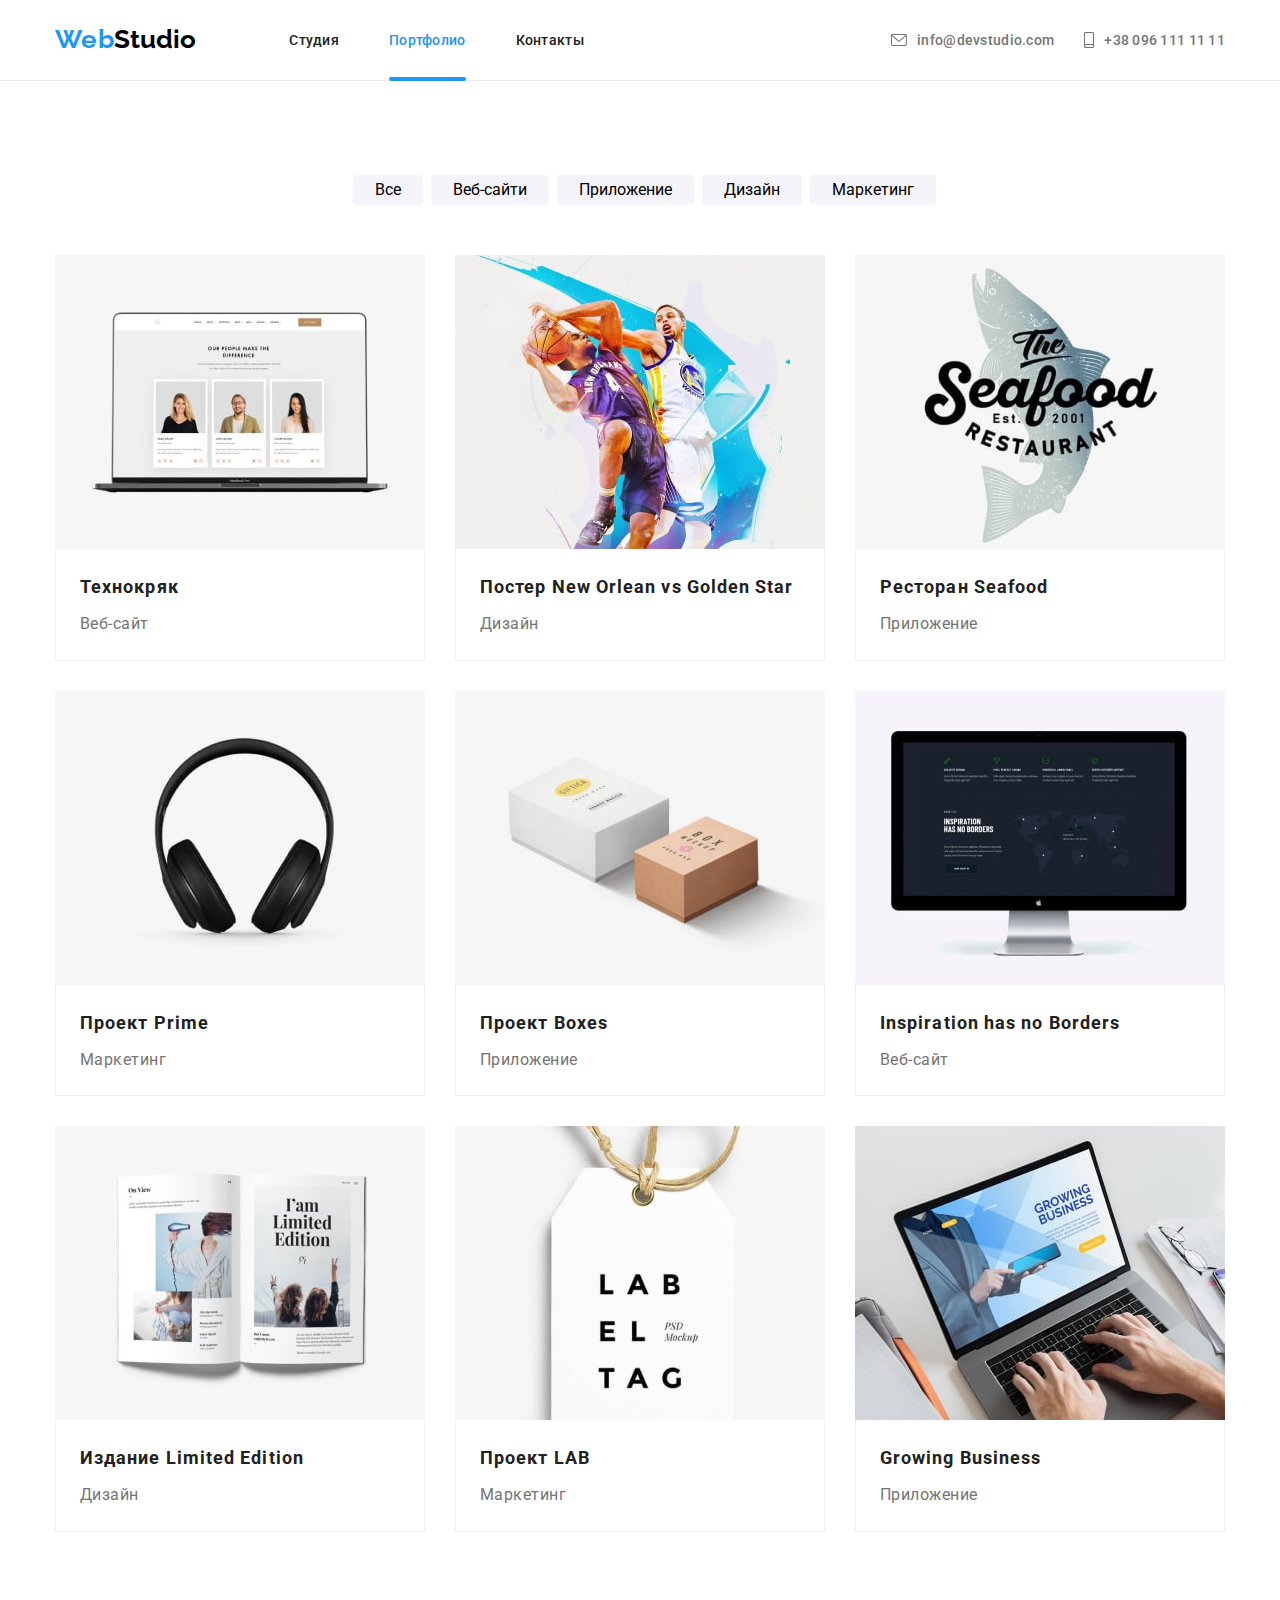
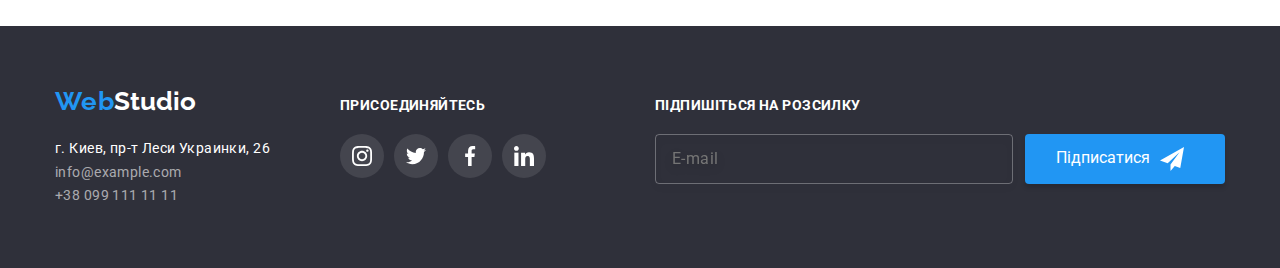
<file: portfolio.html>
<!DOCTYPE html>
<html lang="en">
  <head>
    <meta charset="UTF-8" />
    <meta http-equiv="X-UA-Compatible" content="IE=edge" />
    <meta name="viewport" content="width=device-width, initial-scale=1.0" />
    <title>Document</title>
    <link
      rel="stylesheet"
      href="https://cdnjs.cloudflare.com/ajax/libs/modern-normalize/1.0.0/modern-normalize.min.css"
    />
    <link rel="stylesheet" href="css/styles.css" />
    <link rel="preconnect" href="https://fonts.googleapis.com" />
    <link rel="preconnect" href="https://fonts.gstatic.com" crossorigin />
    <link
      href="https://fonts.googleapis.com/css2?family=Raleway:wght@700&family=Roboto:wght@400;500;700;900&display=swap"
      rel="stylesheet"
    />
  </head>

  <body>
    <header class="header">
      <div class="header__container header-liner">
        <nav class="nav">
          <a class="logo" href="#"><span class="logo-akcent">Web</span>Studio</a>
          <ul class="nav-list list">
            <li><a class="nav-link" href="./index.html">Студия</a></li>
            <li><a class="nav-link active current" href="./portfolio.html">Портфолио</a></li>
            <li><a class="nav-link" href="">Контакты</a></li>
          </ul>
        </nav>
        <ul class="contact-list">
          <li class="contact-item">
            <a class="contact-link" href="mailto:info@devstudio.com">
              <svg class="contact-icon" width="16" height="12">
                <use href="./images/icons.svg#icon-envelope-hover"></use>
              </svg>
              info@devstudio.com</a
            >
          </li>
          <li class="contact-item">
            <a class="contact-link" href="tel:+380961111111">
              <svg class="contact-icon" width="10" height="16">
                <use href="./images/icons.svg#icon-smartphone"></use>
              </svg>
              +38 096 111 11 11</a
            >
          </li>
        </ul>
      </div>
    </header>
    <main>
      <section class="section">
        <div class="container">
          <ul class="filter">
            <li class="filter-item">
              <button class="filter-btn" type="button">Все</button>
            </li>
            <li class="filter-item">
              <button class="filter-btn" type="button">Веб-сайти</button>
            </li>
            <li class="filter-item">
              <button class="filter-btn" type="button">Приложение</button>
            </li>
            <li class="filter-item">
              <button class="filter-btn" type="button">Дизайн</button>
            </li>
            <li class="filter-item">
              <button class="filter-btn" type="button">Маркетинг</button>
            </li>
          </ul>
          <ul class="portfolio card-set">
            <li class="portfolio-item">
              <a href="" class="portfolio-link">
                <div class="portfolio-photo">
                  <img src="./images/portfolio/port_img_1.jpg" alt="презентація на ноутбуці" width="370" height="294" />
                  <div class="portfolio-hover">
                    <p class="portfolio-hover-text">
                      Ресурс предлагает комплексные предложения с разным уровнем функционала и сервисов. Все это
                      позволит посетителю получить исчерпывающие сведения о компании или частном лице.
                    </p>
                  </div>
                </div>

                <div class="portfolio-text">
                  <h3 class="portfolio-title">Технокряк</h3>
                  <p class="portfolio-subtitle">Веб-сайт</p>
                </div>
              </a>
            </li>
            <li class="portfolio-item">
              <a href="" class="portfolio-link">
                <div class="portfolio-photo">
                  <img src="./images/portfolio/port_img_2.jpg" alt="постер" width="370" height="294" />
                  <div class="portfolio-hover">
                    <p class="portfolio-hover-text">
                      Ресурс предлагает комплексные предложения с разным уровнем функционала и сервисов. Все это
                      позволит посетителю получить исчерпывающие сведения о компании или частном лице.
                    </p>
                  </div>
                </div>
                <!-- <div class="portfolio-hover-text">
                  <p class="qwerty">Ресурс предлагает комплексные предложения с разным уровнем функционала и сервисов. 
                    Все это позволит посетителю получить исчерпывающие сведения о компании или частном лице.
                  </p>
                </div> -->
                <div class="portfolio-text">
                  <h3 class="portfolio-title">Постер New Orlean vs Golden Star</h3>
                  <p class="portfolio-subtitle">Дизайн</p>
                </div>
              </a>
            </li>
            <li class="portfolio-item">
              <a href="" class="portfolio-link">
                <div class="portfolio-photo">
                  <img src="./images/portfolio/port_img_3.jpg" alt="ресторан" width="370" height="294" />
                  <div class="portfolio-hover">
                    <p class="portfolio-hover-text">
                      Ресурс предлагает комплексные предложения с разным уровнем функционала и сервисов. Все это
                      позволит посетителю получить исчерпывающие сведения о компании или частном лице.
                    </p>
                  </div>
                </div>
                <div class="portfolio-text">
                  <h3 class="portfolio-title">Ресторан Seafood</h3>
                  <p class="portfolio-subtitle">Приложение</p>
                </div>
              </a>
            </li>
            <li class="portfolio-item">
              <a href="" class="portfolio-link">
                <div class="portfolio-photo">
                  <img src="./images/portfolio/port_img_4.jpg" alt="наушніки" width="370" height="294" />
                  <div class="portfolio-hover">
                    <p class="portfolio-hover-text">
                      Ресурс предлагает комплексные предложения с разным уровнем функционала и сервисов. Все это
                      позволит посетителю получить исчерпывающие сведения о компании или частном лице.
                    </p>
                  </div>
                </div>
                <div class="portfolio-text">
                  <h3 class="portfolio-title">Проект Prime</h3>
                  <p class="portfolio-subtitle">Маркетинг</p>
                </div>
              </a>
            </li>
            <li class="portfolio-item">
              <a href="" class="portfolio-link">
                <div class="portfolio-photo">
                  <img src="./images/portfolio/port_img_5.jpg" alt="проект" width="370" height="294" />
                  <div class="portfolio-hover">
                    <p class="portfolio-hover-text">
                      Ресурс предлагает комплексные предложения с разным уровнем функционала и сервисов. Все это
                      позволит посетителю получить исчерпывающие сведения о компании или частном лице.
                    </p>
                  </div>
                </div>
                <div class="portfolio-text">
                  <h3 class="portfolio-title">Проект Boxes</h3>
                  <p class="portfolio-subtitle">Приложение</p>
                </div>
              </a>
            </li>
            <li class="portfolio-item">
              <a href="" class="portfolio-link">
                <div class="portfolio-photo">
                  <img src="./images/portfolio/port_img_6.jpg" alt="монітор" width="370" height="294" />
                  <div class="portfolio-hover">
                    <p class="portfolio-hover-text">
                      Ресурс предлагает комплексные предложения с разным уровнем функционала и сервисов. Все это
                      позволит посетителю получить исчерпывающие сведения о компании или частном лице.
                    </p>
                  </div>
                </div>
                <div class="portfolio-text">
                  <h3 class="portfolio-title">Inspiration has no Borders</h3>
                  <p class="portfolio-subtitle">Веб-сайт</p>
                </div>
              </a>
            </li>
            <li class="portfolio-item">
              <a href="" class="portfolio-link">
                <div class="portfolio-photo">
                  <img src="./images/portfolio/port_img_7.jpg" alt="книга" width="370" height="294" />
                  <div class="portfolio-hover">
                    <p class="portfolio-hover-text">
                      Ресурс предлагает комплексные предложения с разным уровнем функционала и сервисов. Все это
                      позволит посетителю получить исчерпывающие сведения о компании или частном лице.
                    </p>
                  </div>
                </div>
                <div class="portfolio-text">
                  <h3 class="portfolio-title">Издание Limited Edition</h3>
                  <p class="portfolio-subtitle">Дизайн</p>
                </div>
              </a>
            </li>
            <li class="portfolio-item">
              <a href="" class="portfolio-link">
                <div class="portfolio-photo">
                  <img src="./images/portfolio/port_img_8.jpg" alt="ярлик" width="370" height="294" />
                  <div class="portfolio-hover">
                    <p class="portfolio-hover-text">
                      Ресурс предлагает комплексные предложения с разным уровнем функционала и сервисов. Все это
                      позволит посетителю получить исчерпывающие сведения о компании или частном лице.
                    </p>
                  </div>
                </div>
                <div class="portfolio-text">
                  <h3 class="portfolio-title">Проект LAB</h3>
                  <p class="portfolio-subtitle">Маркетинг</p>
                </div>
              </a>
            </li>
            <li class="portfolio-item">
              <a href="" class="portfolio-link">
                <div class="portfolio-photo">
                  <img src="./images/portfolio/port_img_9.jpg" alt="друкує на ноутбуці" width="370" height="294" />
                  <div class="portfolio-hover">
                    <p class="portfolio-hover-text">
                      Ресурс предлагает комплексные предложения с разным уровнем функционала и сервисов. Все это
                      позволит посетителю получить исчерпывающие сведения о компании или частном лице.
                    </p>
                  </div>
                </div>
                <div class="portfolio-text">
                  <h3 class="portfolio-title">Growing Business</h3>
                  <p class="portfolio-subtitle">Приложение</p>
                </div>
              </a>
            </li>
          </ul>
        </div>
      </section>
    </main>
    <footer class="footer">
      <div class="container footer-all">
        <div class="">
          <a class="logo logo-white" href="#"><span class="logo-akcent">Web</span>Studio</a>
          <address>
            <ul>
              <li>
                <a
                  class="footer-link"
                  target="_blank"
                  rel="noopener noreferrer"
                  href="https://www.google.com/maps/d/viewer?mid=10uSM3H-mIU3GznYo2szRIEphczw&hl=en_US&ll=50.42732700000001%2C30.538092&z=17"
                  >г. Киев, пр-т Леси Украинки, 26</a
                >
              </li>
              <li><a class="footer-link link-transparency" href="mailto:info@example.com">info@example.com</a></li>
              <li><a class="footer-link link-transparency" href="tel:+380991111111">+38 099 111 11 11</a></li>
            </ul>
          </address>
        </div>
        <div class="footer-soc">
          <h2 class="footer-soc-title">присоединяйтесь</h2>
          <ul class="team-soc-list">
            <li class="team-soc-item">
              <a href="" class="team-soc-link">
                <svg class="team-soc-icon icon-white" width="20" height="20">
                  <use href="./images/icons.svg#icon-team_logo_1"></use>
                </svg>
              </a>
            </li>
            <li class="team-soc-item">
              <a href="" class="team-soc-link">
                <svg class="team-soc-icon icon-white" width="20" height="20">
                  <use href="./images/icons.svg#icon-team_logo_2"></use>
                </svg>
              </a>
            </li>
            <li class="team-soc-item">
              <a href="" class="team-soc-link">
                <svg class="team-soc-icon icon-white" width="20" height="20">
                  <use href="./images/icons.svg#icon-team_logo_3"></use>
                </svg>
              </a>
            </li>
            <li class="team-soc-item">
              <a href="" class="team-soc-link">
                <svg class="team-soc-icon icon-white" width="20" height="20">
                  <use href="./images/icons.svg#icon-team_logo_4"></use>
                </svg>
              </a>
            </li>
          </ul>
        </div>
        <form class="form" action="submin">
          <div class="">
            <h2 class="footer-soc-title">Підпишіться на розсилку</h2>
            <input type="email" name="email" placeholder="E-mail" class="subscribe-email" />
          </div>
          <button type="submit" class="subscribe-btn">
            Підписатися
            <svg class="subscribe-icon" width="24" height="24">
              <use href="./images/icons.svg#icon-send"></use>
            </svg>
          </button>
        </form>
      </div>
    </footer>
  </body>
</html>
</file>
<file: css/styles.css>
:root {
  --main-text-color: #757575;
  --additional-text-color: #212121;
  --accent-color: #2196f3;
  --white: #ffffff;
  --card-gap: 30px;
  --card-item: 3;
  --transition: 250ms cubic-bezier(0.4, 0, 0.2, 1);
}
* {
  box-sizing: border-box;
}
/* font-family: 'Raleway', sans-serif; */
/* font-family: 'Roboto', sans-serif; */
body,
html {
  font-family: "Roboto";
  background-color: #ffffff;
  color: var(--main-text-color);
  margin: 0;
  padding: 0;
}

button {
  cursor: pointer;
}

a {
  text-decoration: none;
  font-style: normal;
}

p,
h1,
h2,
h3,
h4,
h5,
h6,
ul {
  margin: 0;
  padding: 0;
}

ul {
  list-style: none;
}

img {
  display: block;
  min-width: 100px;
  height: auto;
}

.card-set {
  display: flex;
  flex-wrap: wrap;
  gap: var(--card-gap);
}

.logo {
  font-family: "Raleway", sans-serif;
  font-weight: 700;
  font-size: 26px;
  text-decoration: none;
  color: #000000;
}

.logo-akcent {
  font-family: "Raleway";
  font-weight: 700;
  font-size: 26px;
  line-height: 1.2;
  letter-spacing: 0.03em;
  color: var(--accent-color);
}

.logo-white {
  color: var(--white);
  margin-bottom: 20px;
  display: block;
}
.container {
  width: 1200px;
  margin: 0 auto;
  padding: 0 15px;
}
.header {
  border-bottom: 1px solid #ececec;
}
.header__container {
  width: 1200px;
  margin: 0 auto;
  padding: 0 15px;
  display: flex;
  justify-content: space-between;
  align-items: center;
}
/* .header-liner {
  width: auto;
  border: 1px solid #ececec;
} */
.nav {
  display: flex;
  align-items: center;
}

.nav-list {
  display: flex;
  justify-content: center;
  gap: 50px;
  margin-left: 93px;
}
.nav-indicator {
  position: absolute;
  bottom: 0;
  width: 48px;
  height: 4px;
  border-radius: 2px;
  background-color: #2196f3;
  opacity: 0;
}
.nav-item {
  position: relative;
  display: flex;
  justify-content: center;
}
.nav-link {
  font-weight: 500;
  font-size: 14px;
  line-height: 1.15;
  letter-spacing: 0.02em;
  color: var(--additional-text-color);
  padding: 32px 0;
  display: flex;
  transition: color 250ms cubic-bezier(0.4, 0, 0.2, 1);
  position: relative;
}
.current::after {
  content: "";
  position: absolute;
  bottom: -1px;
  left: 0;
  width: 100%;
  height: 4px;

  background-color: var(--accent-color);
  border-radius: 2px;
}

/* transition: background 2500ms cubic-bezier(0.4, 0, 0.2, 1); */
/* .nav-link:hover, */
/* .nav-link:focus .nav-indicator {
}
.nav-item:focus .nav-indicator {
  background: red;
} */
/* .nav-item:hover .nav-indicator {
  opacity: 1;
  transition: opacity 2500ms cubic-bezier(0.4, 0, 0.2, 1);
} */

.contact-list {
  display: flex;
  justify-content: flex-end;
  gap: var(--card-gap);
}
/* .contact {
  display: flex;
} */
.benefits-list {
  display: flex;
  justify-content: space-between;
  /* margin-bottom: 94px; */
}
.section {
  padding: 94px 0;
}
.benefits-item {
  width: 270px;
  /* height: 101px; */
}
.contact-link {
  font-weight: 500;
  font-size: 14px;
  line-height: 1.15;
  letter-spacing: 0.02em;
  color: var(--main-text-color);
  padding: 32px 0;
  display: flex;
  align-items: center;
  transition: color 250ms cubic-bezier(0.4, 0, 0.2, 1);
}
.contact-icon {
  fill: #757575;
  margin-right: 10px;
  transition: fill 250ms cubic-bezier(0.4, 0, 0.2, 1);
}
.contact-item {
  display: flex;
  align-items: center;
}
.active {
  color: var(--accent-color);
  opacity: 1;
}
.contact-link:hover,
.contact-link:focus {
  color: var(--accent-color);
}
.contact-link:hover .contact-icon,
.contact-link:focus .contact-icon {
  fill: var(--accent-color);
}
.nav-link:hover,
.nav-link:focus,
.footer-link:hover,
.footer-link:focus {
  color: var(--accent-color);
}

.button {
  background-color: var(--accent-color);
  color: var(--white);
  font-style: normal;
  font-weight: 700;
  font-size: 16px;
  line-height: 1.9;
  align-items: center;
  text-align: center;
  letter-spacing: 0.06em;
  border-radius: 4px;
  border: 0;
  margin: 0 auto;
  padding: 10px 32px;
  display: flex;
  transition: background-color 250ms cubic-bezier(0.4, 0, 0.2, 1);
}
.button:hover,
.button:focus {
  background-color: #188ce8;
}
.filter-btn {
  border: none;
  background-color: #f5f4fa;
  color: #000000;
  border-radius: 4px;
  font-size: 16px;
  padding: 6px 22px;
  transition: 250ms cubic-bezier(0.4, 0, 0.2, 1);
}
.filter-item:not(:last-child) {
  margin-right: 8px;
}
/* .filter-btn-active {
  border: none;
  background-color: var(--accent-color);
  color: var(--white);
  border-radius: 4px;
  font-size: 16px;
  padding: 6px 22px;
} */
.filter-btn:hover,
.filter-btn:focus {
  background-color: var(--accent-color);
  border: none;
  color: var(--white);
  box-shadow: 0px 3px 1px rgba(0, 0, 0, 0.1), 0px 1px 2px rgba(0, 0, 0, 0.08), 0px 2px 2px rgba(0, 0, 0, 0.12);
}
.hero {
  max-width: 1600px;
  height: 600px;
  margin-left: auto;
  margin-right: auto;
  /* background-color: #2f303a; */
  background-image: linear-gradient(rgba(47, 48, 58, 0.4), rgba(47, 48, 58, 0.4)), url(../images/hero.jpg);
  padding: 200px 0;
  background-repeat: no-repeat;
  background-position: center;
  background-size: cover;
}
.hero-title {
  font-weight: 900;
  font-size: 44px;
  line-height: 1.36;
  text-align: center;
  letter-spacing: 0.06em;
  text-transform: uppercase;
  color: var(--white);
  margin-bottom: 30px;
}
.filter {
  font-weight: 500;
  font-size: 16px;
  line-height: 1.62;
  letter-spacing: 0.03em;
  color: var(--additional-text-color);
  display: flex;
  justify-content: center;
  margin-left: 8px;
  margin-bottom: 50px;
}

.benefits-background {
  width: 270px;
  height: 120px;
  background-color: #f5f4fa;
  margin-bottom: 30px;
  display: flex;
  align-items: center;
  justify-content: center;
}

.title {
  font-weight: 700;
  font-size: 14px;
  line-height: 1.14;
  letter-spacing: 0.03em;
  text-transform: uppercase;
  color: var(--additional-text-color);
  margin-bottom: 10px;
}
.benefits-icon {
  display: flex;
  align-items: center;
  justify-content: center;
}
.benefits-list .text {
  /* font-weight: 400; */
  font-size: 14px;
  line-height: 1.71;
  letter-spacing: 0.03em;
  color: var(--main-text-color);
}
/* заголовки першої сторінки */
.team {
  background-color: #f5f4fa;
  /* padding: 94px 0; */
}
.description-list {
  justify-content: space-between;
}
.description {
  /* margin-bottom: 80px; */
  padding-top: 0;
}

.image-bloc {
  position: relative;
}
.description-subtitle {
  position: absolute;
  bottom: 0;
  width: 370px;
  height: 70px;
  background-color: rgb(47, 48, 58, 0.8);
  display: flex;
  justify-content: center;
  align-items: center;
}
.description-text {
  color: var(--white);
  font-weight: 700;
  font-size: 14px;
  line-height: 16px;
  letter-spacing: 0.03em;
  text-transform: uppercase;
}
.subtitle {
  font-weight: 700;
  font-size: 36px;
  line-height: 1.16;
  text-align: center;
  letter-spacing: 0.03em;
  color: var(--additional-text-color);
  margin-bottom: 50px;
}
.team-list {
  justify-content: center;
}
.team-item {
  width: 270px;
  box-shadow: 0px 1px 3px rgba(0, 0, 0, 0.12), 0px 1px 1px rgba(0, 0, 0, 0.14), 0px 2px 1px rgba(0, 0, 0, 0.2);
  border-radius: 0px 0px 4px 4px;
}
.team-text {
  background-color: #ffffff;
  padding: 30px 0;
  text-align: center;
  /* display: flex;
  flex-direction: column;
  align-items: center; */
}
.team-name {
  font-weight: 500;
  font-size: 16px;
  line-height: 1.19;
  letter-spacing: 0.03em;
  color: var(--additional-text-color);
  margin-bottom: 10px;
}
.team-member-decription {
  font-size: 16px;
  line-height: 1.19;
  letter-spacing: 0.03em;
  color: var(--main-text-color);
  margin-bottom: 16px;
}
.team-soc-list {
  display: flex;
  justify-content: center;
}
.team-soc-item + .team-soc-item {
  margin-left: 10px;
}
.team-soc-link {
  width: 44px;
  height: 44px;
  border-radius: 50%;
  background-color: #fff;
  display: flex;
  align-items: center;
  justify-content: center;
  transition: background-color 250ms cubic-bezier(0.4, 0, 0.2, 1);
}
.team-soc-icon {
  fill: #afb1b8;
  transition: fill 250ms cubic-bezier(0.4, 0, 0.2, 1);
}
.team-soc-link:hover,
.team-soc-link:focus {
  background-color: var(--accent-color);
}
.team-soc-link:hover .team-soc-icon,
.team-soc-link:focus .team-soc-icon {
  fill: #fff;
}
/* .client-link { */
/* width: 170px;
  height: 92px; */
/* border: 1px; */
/* background-color: tomato; */
/* display: flex;
  align-items: center;
  justify-content: center; */

.client-link {
  width: 170px;
  /* padding: 16px 32px; */
  height: 92px;
  border: 1px solid #afb1b8;
  border-radius: 4px;
  box-sizing: border-box;
  display: flex;
  align-items: center;
  justify-content: center;
  transition: border 250ms cubic-bezier(0.4, 0, 0.2, 1);
  /* transition-property: ; */
}

.client-list {
  display: flex;
  justify-content: center;
  align-content: center;
}

.client-icon {
  fill: #afb1b8;
  transition: fill 250ms cubic-bezier(0.4, 0, 0.2, 1);
}

.client-item + .client-item {
  margin-left: 30px;
}

.client-link:hover,
.client-link:focus {
  border: 1px solid var(--accent-color);
}
.client-link:hover .client-icon,
.client-link:focus .client-icon {
  fill: #2196f3;
}

.portfolio-item {
  width: 370px;
  /* transition: 250ms cubic-bezier(0.4, 0, 0.2, 1); */
}
.portfolio-link {
  display: block;
  transition: box-shadow 250ms cubic-bezier(0.4, 0, 0.2, 1);
}
.portfolio-photo {
  position: relative;
  overflow: hidden;
}
.portfolio-hover {
  position: absolute;
  transform: translateY(0px);
  width: 370px;
  height: 294px;
  background-color: rgba(33, 150, 243, 0.9);
  display: flex;
  align-items: center;
  text-align: center;
  transition: transform 250ms cubic-bezier(0.4, 0, 0.2, 1);
}
.portfolio-link:hover .portfolio-hover,
.portfolio-link:focus .portfolio-hover {
  transform: translateY(-294px);
}

.portfolio-link:hover,
.portfolio-link:focus {
  box-shadow: 0px 1px 1px rgba(0, 0, 0, 0.12), 0px 4px 4px rgba(0, 0, 0, 0.06), 1px 4px 6px rgba(0, 0, 0, 0.16);
}
/* .portfolio-hover {
  position: absolute;
  transform: translateY(294px);
  width: 370px;
  height: 294px;
  background-color: rgba(33, 150, 243, 0.9);
  display: flex;
  align-items: center;
  text-align: center;
  /* padding: 63px 24px; */
/* transition: transform 250ms cubic-bezier(0.4, 0, 0.2, 1);
}*/

.portfolio-hover-text {
  font-style: normal;
  font-weight: 400;
  font-size: 18px;
  line-height: 1.56;
  letter-spacing: 0.03em;
  color: #ffffff;
  position: absolute;
  /* top: 50%;
  left: 0%; */
  width: 100%;
  height: 294px;
  display: flex;
  justify-content: center;
  align-items: center;

  /* font-style: normal;
  font-weight: 400;
  font-size: 18px;
  line-height: 1.56;
  letter-spacing: 0.03em;
  position: absolute;
  top: 0%;
  left: 0%;
  width: 100%;
  height: 294px;
  display: flex;
  justify-content: center;
  align-items: center; */
}

.portfolio-text {
  background-color: #ffffff;
  padding: 20px 24px;
  /* display: flex;
  flex-direction: column; */
  border: 1px solid #eeeeee;
  border-top: none;
}
.portfolio-title {
  font-weight: 700;
  font-size: 18px;
  line-height: 2;
  letter-spacing: 0.06em;
  color: var(--additional-text-color);
  margin-bottom: 4px;
}
.portfolio-subtitle {
  font-size: 16px;
  line-height: 1.9;
  letter-spacing: 0.03em;
  color: var(--main-text-color);
}
.footer-link {
  color: var(--white);
  font-style: normal;
  font-size: 14px;
  line-height: 1.7;
  letter-spacing: 0.03em;
  transition: 250ms cubic-bezier(0.4, 0, 0.2, 1);
}

/* border : 1px solid #000000; */

.footer-all {
  display: flex;
  align-items: baseline;
}
.footer-soc {
  display: flex;
  margin-left: 70px;
  margin-right: 70px;
  flex-direction: column;
}
.footer-soc-title {
  font-weight: 700;
  font-size: 14px;
  line-height: 1.14;
  letter-spacing: 0.03em;
  color: var(--white);
  margin-bottom: 20px;
  text-transform: uppercase;
  display: block;
}
.team-soc-link {
  background-color: rgba(255, 255, 255, 0.1);
}
.icon-white {
  fill: #fff;
}
.link-transparency {
  color: rgba(255, 255, 255, 0.6);
  margin-top: 9px;
}
.footer {
  background-color: #2f303a;
  text-decoration: none;
  padding: 60px 0;
}
.form {
  display: flex;
  align-items: flex-end;
  margin-left: auto;
}
.submin {
  display: flex;
}
.subscribe-email {
  font-size: 16px;
  line-height: 1.25;
  width: 358px;
  height: 50px;
  /* display: flex;
  align-items: center; */
  letter-spacing: 0.03em;
  color: rgba(255, 255, 255, 0.6);
  border: 1px solid rgba(255, 255, 255, 0.3);
  filter: drop-shadow(0px 4px 4px rgba(0, 0, 0, 0.15));
  border-radius: 4px;
  padding: 14px 0;
  padding-left: 16px;
  background: transparent;
  display: flex;
  align-items: flex-end;
}
.subscribe-btn {
  height: 50px;
  width: 200px;
  background-color: #2196f3;
  box-shadow: 0px 4px 4px rgba(0, 0, 0, 0.15);
  border-radius: 4px;
  border: none;
  /* padding-left: 29px;
  padding: 10px; */
  color: var(--white);
  margin-left: 12px;
  display: flex;
  align-items: center;
  justify-content: center;
}
.subscribe-icon {
  margin: 13px 10px;
}
/* .footer-link-text {
  color: var(--white);
  font-style: normal;
  font-size: 14px;
  line-height: 1.7;
  letter-spacing: 0.03em;
  text-shadow: #000 0px 0px 1px;
} */

.visually-hidden {
  /* visibility: hidden; */
  display: none;
}
.is-hidden {
  opacity: 0;
  visibility: hidden;
  pointer-events: none;
}
.backdrop {
  position: fixed;
  top: 0;
  left: 0;
  width: 100%;
  height: 100%;
  background-color: rgba(0, 0, 0, 0.2);
  transition: opacity 250ms cubic-bezier(0.4, 0, 0.2, 1);
}
/* .backdrop.is-hidden .modal {
  transform: translate(-50%, -50%) scale(0) rotate(-180deg);
} */
.modal {
  position: absolute;
  width: 528px;
  min-height: 581px;
  background-color: #fff;
  top: 50%;
  left: 50%;
  transform: translate(-50%, -50%) scale(1) rotate(0);
  transition: 250ms cubic-bezier(0.4, 0, 0.2, 1);
  border-radius: 4px;
  padding: 40px;
}
.modal-button {
  position: absolute;
  top: 10px;
  right: 10px;
  width: 30px;
  height: 30px;
  border-radius: 50%;
  border: 1px solid rgba(0, 0, 0, 0.1);
  background-color: transparent;
  outline: none;
  display: flex;
  justify-content: center;
  align-items: center;
  transition: border-color 250ms cubic-bezier(0.4, 0, 0.2, 1);
}
/* .modal-button:hover,
.modal-button:focus {
  border-color: var(--accent-color);
} */
.modal-button-icon {
  fill: #000000;
  transition: fill 250ms cubic-bezier(0.4, 0, 0.2, 1);
}

.modal-button:hover .modal-button-icon,
.modal-button:focus .modal-button-icon {
  fill: var(--accent-color);
}

/* .modal-navigation {
  display: flex;
  justify-content: flex-end;
} */
.modal-title {
  font-weight: 700;
  font-size: 20px;
  line-height: 1.15;
  letter-spacing: 0.03em;
  color: #212121;
  text-align: center;
  margin-bottom: 20px;
}
/* .modal-field {
  margin-bottom: 10px;
} */
.input-wrap {
  position: relative;
  margin: 4px 0 10px 0;
}
.modal-input {
  width: 100%;
  height: 40px;
  border: 1px solid rgba(33, 33, 33, 0.2);
  border-radius: 4px;
  outline: none;
  transition: 250ms cubic-bezier(0.4, 0, 0.2, 1);
  padding-left: 30px;
}
.modal-input:hover,
.modal-input:focus {
  border-color: var(--accent-color);
}
.modal-input:hover + .input-icon,
.modal-input:focus + .input-icon {
  fill: var(--accent-color);
}
.input-icon {
  position: absolute;
  left: 8px;
  top: 50%;
  transform: translateY(-50%);
  transition: 250ms cubic-bezier(0.4, 0, 0.2, 1);
}
.modal-label {
  font-size: 12px;
  line-height: 1.16;
  color: var(--main-text-color);
  display: block;
}
.modal-comment {
  height: 120px;
  width: 100%;
  border: 1px solid rgba(33, 33, 33, 0.2);
  border-radius: 4px;
  resize: none;
  outline: none;
  padding: 12px 16px;
  margin: 4px 0 20px 0;
  transition: 250ms cubic-bezier(0.4, 0, 0.2, 1);
}
.modal-comment:hover,
.modal-comment:focus {
  border: 1px solid var(--accent-color);
}
.modal-comment::placeholder {
  color: rgba(117, 117, 117, 0.5);
}

.modal-privacy {
  position: relative;
  margin-bottom: 30px;
}

.check-text .custom-icon-checkbox {
  width: 16px;
  height: 15px;
  border: 2px solid #303030;
  border-radius: 2px;
  display: block;
  margin-right: 5px;
  display: flex;
  align-items: center;
  justify-content: center;
  transition: background-color 250ms cubic-bezier(0.4, 0, 0.2, 1), fill 250ms cubic-bezier(0.4, 0, 0.2, 1);
}
.check-text .custom-icon-checkbox:hover {
  border: none;
  border: 2px solid var(--accent-color);
}

#user-check:focus + label .custom-icon-checkbox {
  border: none;
  border: 2px solid var(--accent-color);
}
#user-check {
  transition: background-color 250ms cubic-bezier(0.4, 0, 0.2, 1), fill 250ms cubic-bezier(0.4, 0, 0.2, 1);
  position: absolute;
}

.check-icon {
  fill: transparent;
}

.modal-check:checked + .custom-icon-checkbox {
  background-color: var(--accent-color);
  border: none;
}
.modal-check:checked + .check-text .check-icon {
  fill: #fff;
}
.check-text {
  display: flex;
  align-items: center;
  justify-content: center;
}
.modal-check {
  width: 0;
  height: 0;
}
.modal-check-text {
  font-weight: 400;
  font-size: 14px;
  line-height: 1.71;
  letter-spacing: 0.03em;
}
.modal-check-link {
  display: block;
  color: var(--accent-color);
  border-bottom: 1px solid var(--accent-color);
  font-weight: 400;
  font-size: 14px;
  /* line-height: 1.71; */
  letter-spacing: 0.03em;
}

/* .modal-submit {
} */
.modal-submit-button {
  width: 200px;
  height: 50px;
  background-color: var(--accent-color);
  color: #ffffff;
  border: none;
  border-radius: 4px;
  display: block;
  margin: 0 auto;
  box-shadow: 0px 4px 4px rgba(0, 0, 0, 0.15);
  transition: background-color 250ms cubic-bezier(0.4, 0, 0.2, 1);
  font-style: normal;
  font-weight: 700;
  font-size: 16px;
  line-height: 1.88;
}
.modal-submit-button:hover,
.modal-submit-button:focus {
  background-color: #188ce8;
}
</file>
